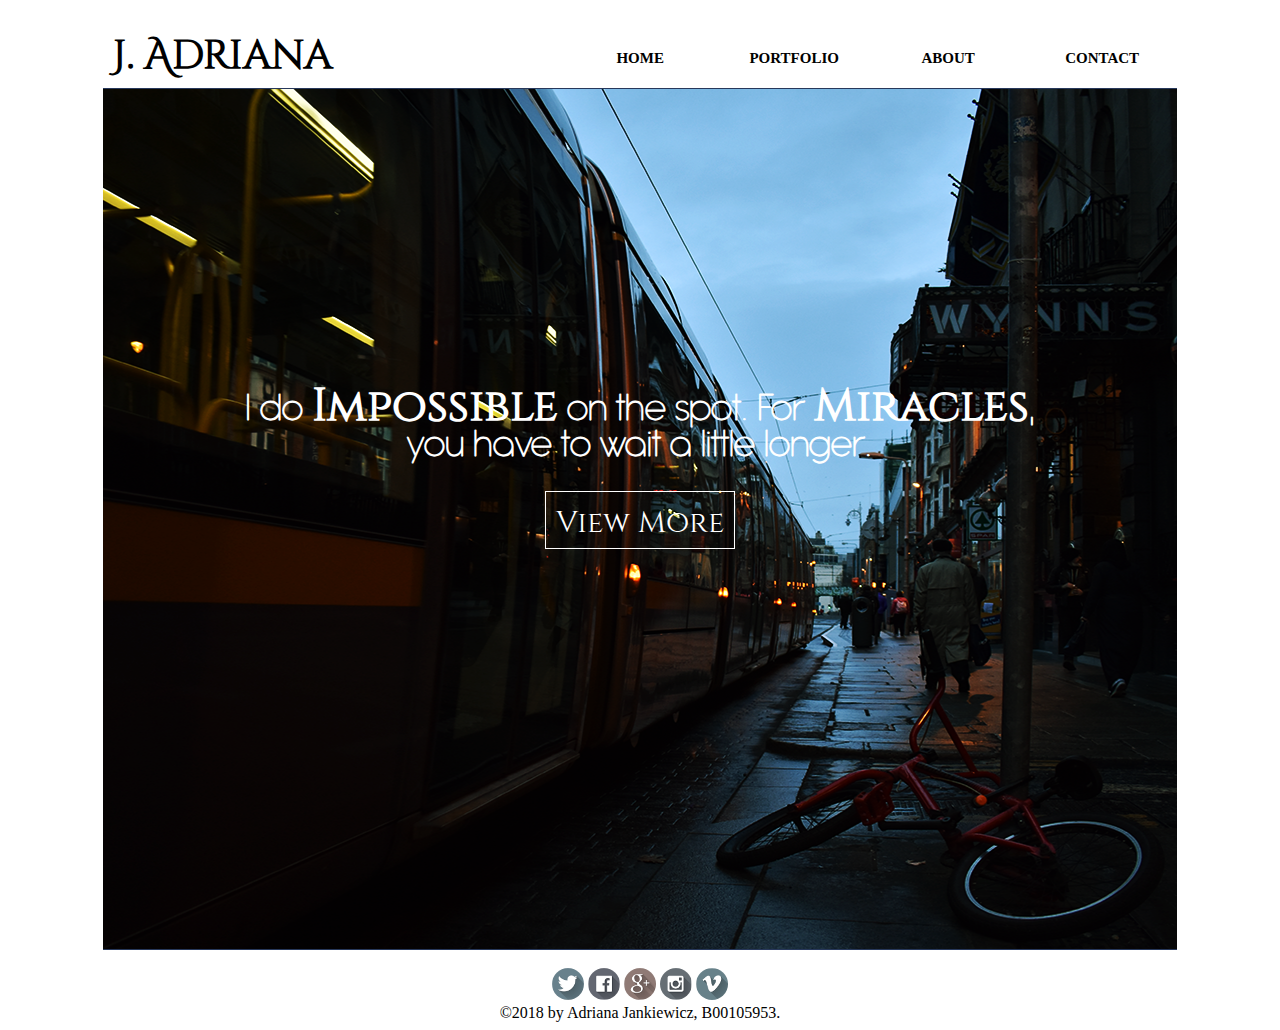
<file: index.html>
<!doctype html>
<html lang="en">
<head>
	<meta charset="utf-8">
	<meta name="viewport" content="width=device-width, initial-scale=1.0">
	<title>Home</title>
	<link href="css/style.css" rel="stylesheet" type="text/css">
</head>

<body>
	<div class="container">
		<header> 
			<nav> <div class="logo"><a href="index.html">J. Adriana</a></div>
				<ul>
					<li><a href="index.html">HOME</a></li>
					<li><a href="portfolio.html">PORTFOLIO</a></li>
					<li><a href="about.html">ABOUT</a></li>
					<li><a href="contact.html">CONTACT</a></li>
				</ul>
			</nav>
		</header>
	
		<div id="homepage">
			<div class="overlay_text">
				<h1>I do <span>Impossible</span> on the spot. For <span>Miracles</span>, <br> you have to wait a little longer.</h1>
				<a href="portfolio.html"><input type="button" name="button" id="home_button" value="View More"/></a>
			</div>
		</div>

		<footer>
			<br>
			<a href="https://www.twitter.com"><img src="images/twitter.png" alt="twitter" class="socialmedia"></a>
			<a href="https://www.facebook.com"><img src="images/facebook.png" alt="facebook" class="socialmedia"></a>
			<a href="https://plus.google.com/u/0/107724196782227317358"><img src="images/google.png" alt="google" class="socialmedia"></a>
			<a href="https://www.instagram.com"><img src="images/instagram.png" alt="instagram" class="socialmedia"></a>
			<a href="https://vimeo.com/user72865045"><img src="images/vimeo.png" alt="vimeo" class="socialmedia"></a>
			<br>
			&copy;2018 by Adriana Jankiewicz, B00105953. 
		</footer>
		
	</div>
</body>
</html>
</file>
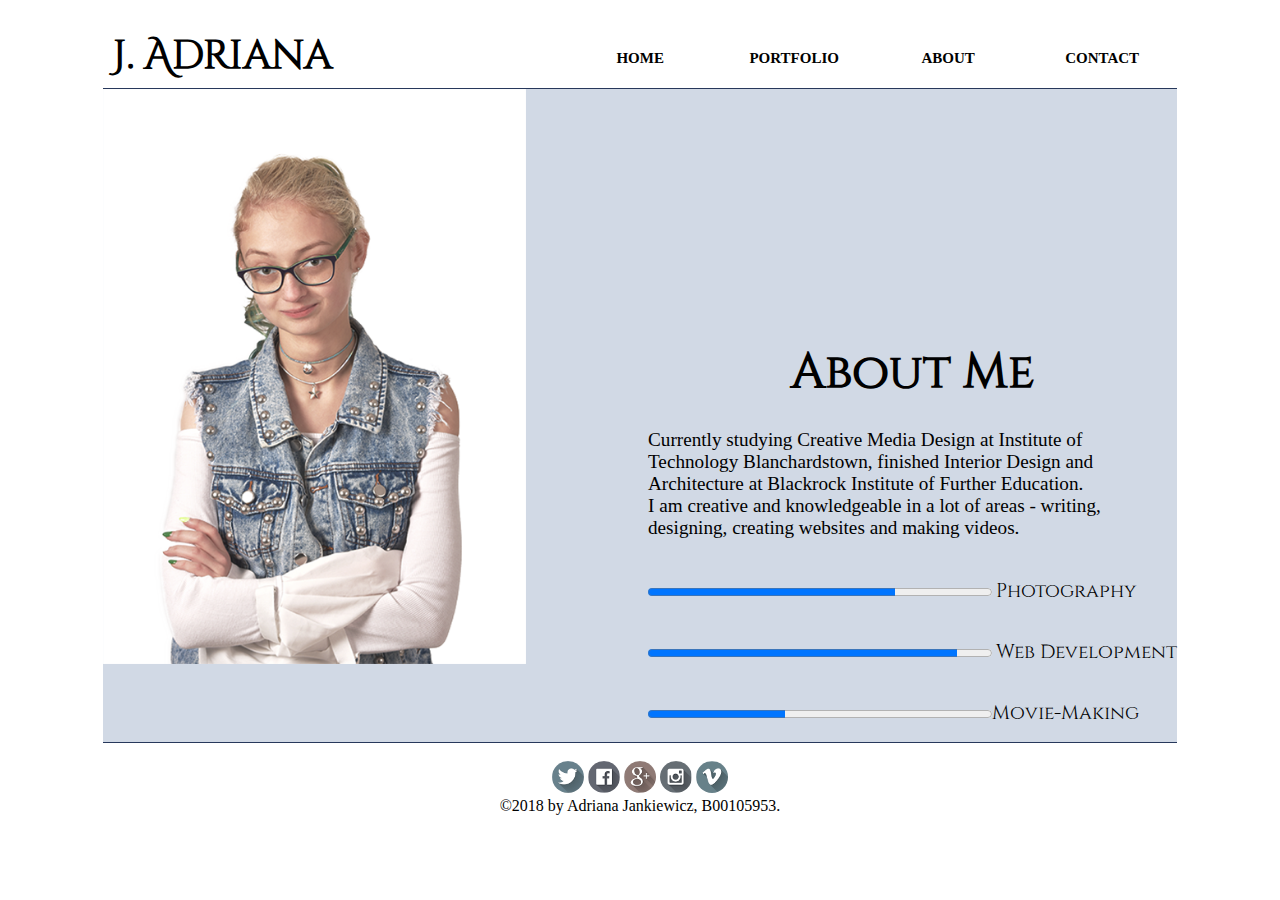
<file: about.html>
<!doctype html>
<html lang="en">
<head>
	<meta charset="utf-8">
	<meta name="viewport" content="width=device-width, initial-scale=1.0">
	<title>About Me</title>
	<link href="css/style.css" rel="stylesheet" type="text/css">
</head>

<body>
	<div class="container">
		<header> 
			<nav> <div class="logo"><a href="index.html">J. Adriana</a></div>
				<ul>
					<li><a href="index.html">HOME</a></li>
					<li><a href="portfolio.html">PORTFOLIO</a></li>
					<li><a href="about.html">ABOUT</a></li>
					<li><a href="contact.html">CONTACT</a></li>
				</ul>
			</nav>
		</header>
	
		<div id="about">
		<img src="images/DSC_0449.png" alt="about me photo" id="about_image">
			<h1 id="about_h1">About Me</h1>
				<p id="about_p">Currently studying Creative Media Design at Institute of Technology Blanchardstown, finished Interior Design and Architecture at Blackrock Institute of Further Education.
				<br> I am creative and knowledgeable in a lot of areas - writing, designing, creating websites and making videos.</p>
				<progress value="72" max="100" id="photography"></progress> <p class="progression">Photography</p>
				<br><progress value="90" max="100" id="web"></progress> <p class="progression">Web Development</p>
				<br><progress value="40" max="100" id="media"></progress><p class="progression">Movie-Making</p>
		</div>
		
		<footer>
			<br>
			<a href="https://www.twitter.com"><img src="images/twitter.png" alt="twitter" class="socialmedia"></a>
			<a href="https://www.facebook.com"><img src="images/facebook.png" alt="facebook" class="socialmedia"></a>
			<a href="https://plus.google.com/u/0/107724196782227317358"><img src="images/google.png" alt="google" class="socialmedia"></a>
			<a href="https://www.instagram.com"><img src="images/instagram.png" alt="instagram" class="socialmedia"></a>
			<a href="https://vimeo.com/user72865045"><img src="images/vimeo.png" alt="vimeo" class="socialmedia"></a>
			<br>
			&copy;2018 by Adriana Jankiewicz, B00105953. 
		</footer>
			
	</div>	
</body>
</html>
</file>
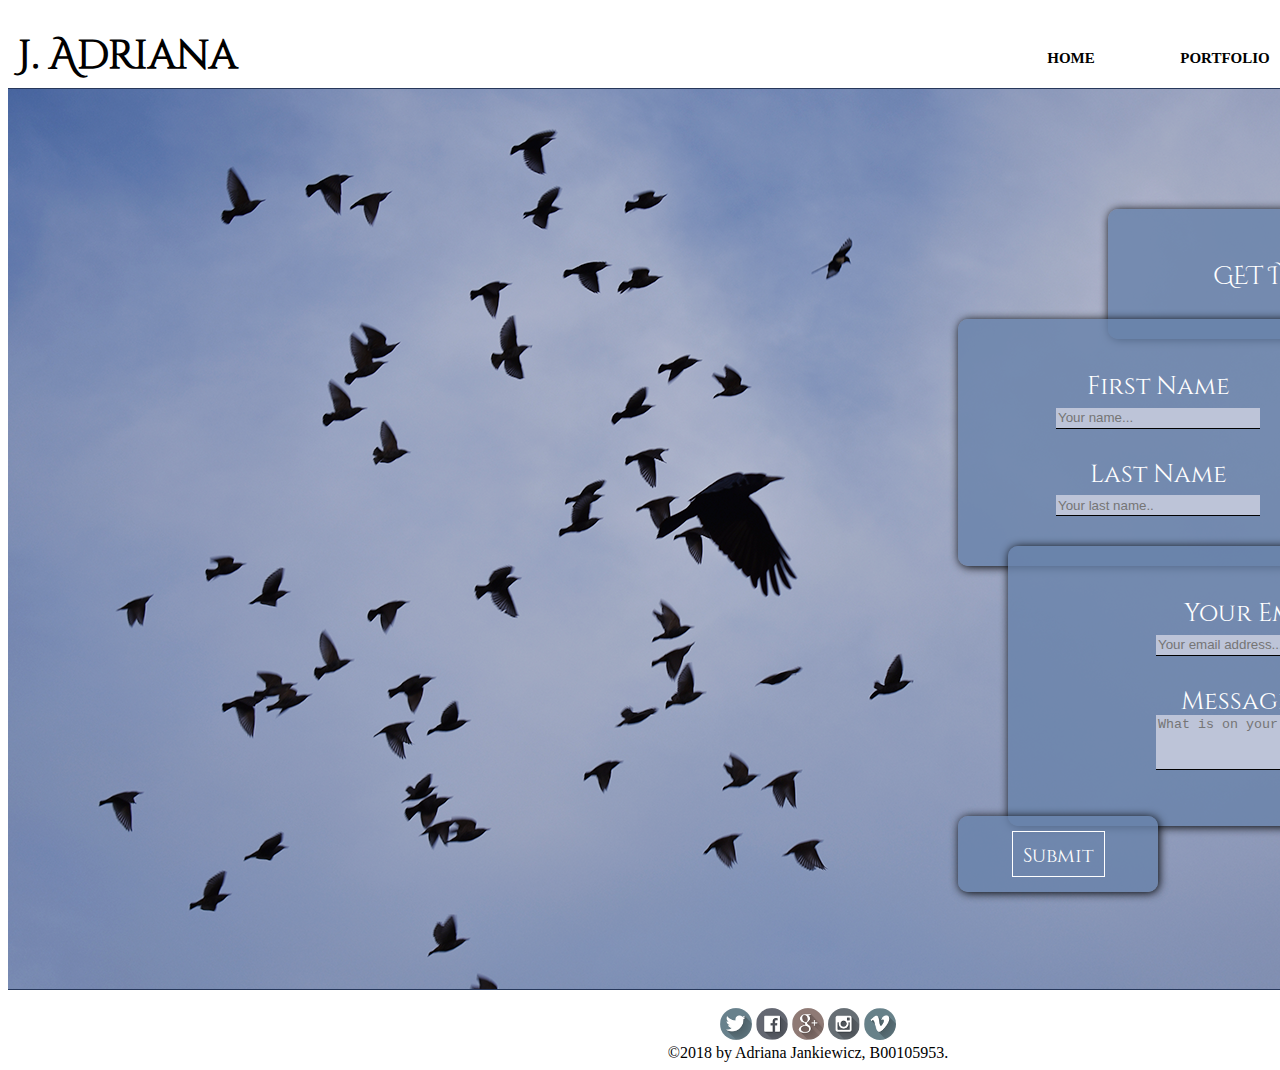
<file: contact.html>
<!doctype html>
<html lang="en">
<head>
<meta charset="utf-8">
<title>Contact</title>
<link href="css/style.css" rel="stylesheet" type="text/css">
</head>

<body>
<div class="container_fixed">
		<header> 
			<nav> <div class="logo"><a href="index.html">J. Adriana</a></div>
				<ul>
					<li><a href="index.html">HOME</a></li>
					<li><a href="portfolio.html">PORTFOLIO</a></li>
					<li><a href="about.html">ABOUT</a></li>
					<li><a href="contact.html">CONTACT</a></li>
				</ul>
			</nav>
		</header>
		
  <div id="contact">
	  
	  	<div id="touch">GET IN TOUCH</div>
			<form>
				<div id="name_surname">
					<label for="firstname">First Name</label>
					<br><input type="text" class="contact_form" name="firstname" placeholder="Your name...">
				<br><br>
				   	<label for="lastname">Last Name</label>
    				<br><input type="text" class="contact_form" name="lastname" placeholder="Your last name..">
				</div>

				<div id="email_message">
   					<label for="email">Your Email</label>
    				<br><input type="email" class="contact_form" name="email" placeholder="Your email address...">
					<br><br>
					<label for="message">Message Me</label>
					<br><textarea id="msg" class="contact_textarea" cols="25" rows="10" placeholder="What is on your mind...?"></textarea>
				</div>

				<div id="submit">
					<input type="submit" value="Submit" id="submit_button">
				</div>
			</form>	
		</div>
		
		<footer>
			<br>
			<a href="https://www.twitter.com"><img src="images/twitter.png" alt="twitter" class="socialmedia"></a>
			<a href="https://www.facebook.com"><img src="images/facebook.png" alt="facebook" class="socialmedia"></a>
			<a href="https://plus.google.com/u/0/107724196782227317358"><img src="images/google.png" alt="google" class="socialmedia"></a>
			<a href="https://www.instagram.com"><img src="images/instagram.png" alt="instagram" class="socialmedia"></a>
			<a href="https://vimeo.com/user72865045"><img src="images/vimeo.png" alt="vimeo" class="socialmedia"></a>
			<br>
			&copy;2018 by Adriana Jankiewicz, B00105953. 
		</footer>
	</div>	
	
</body>
</html>
</file>
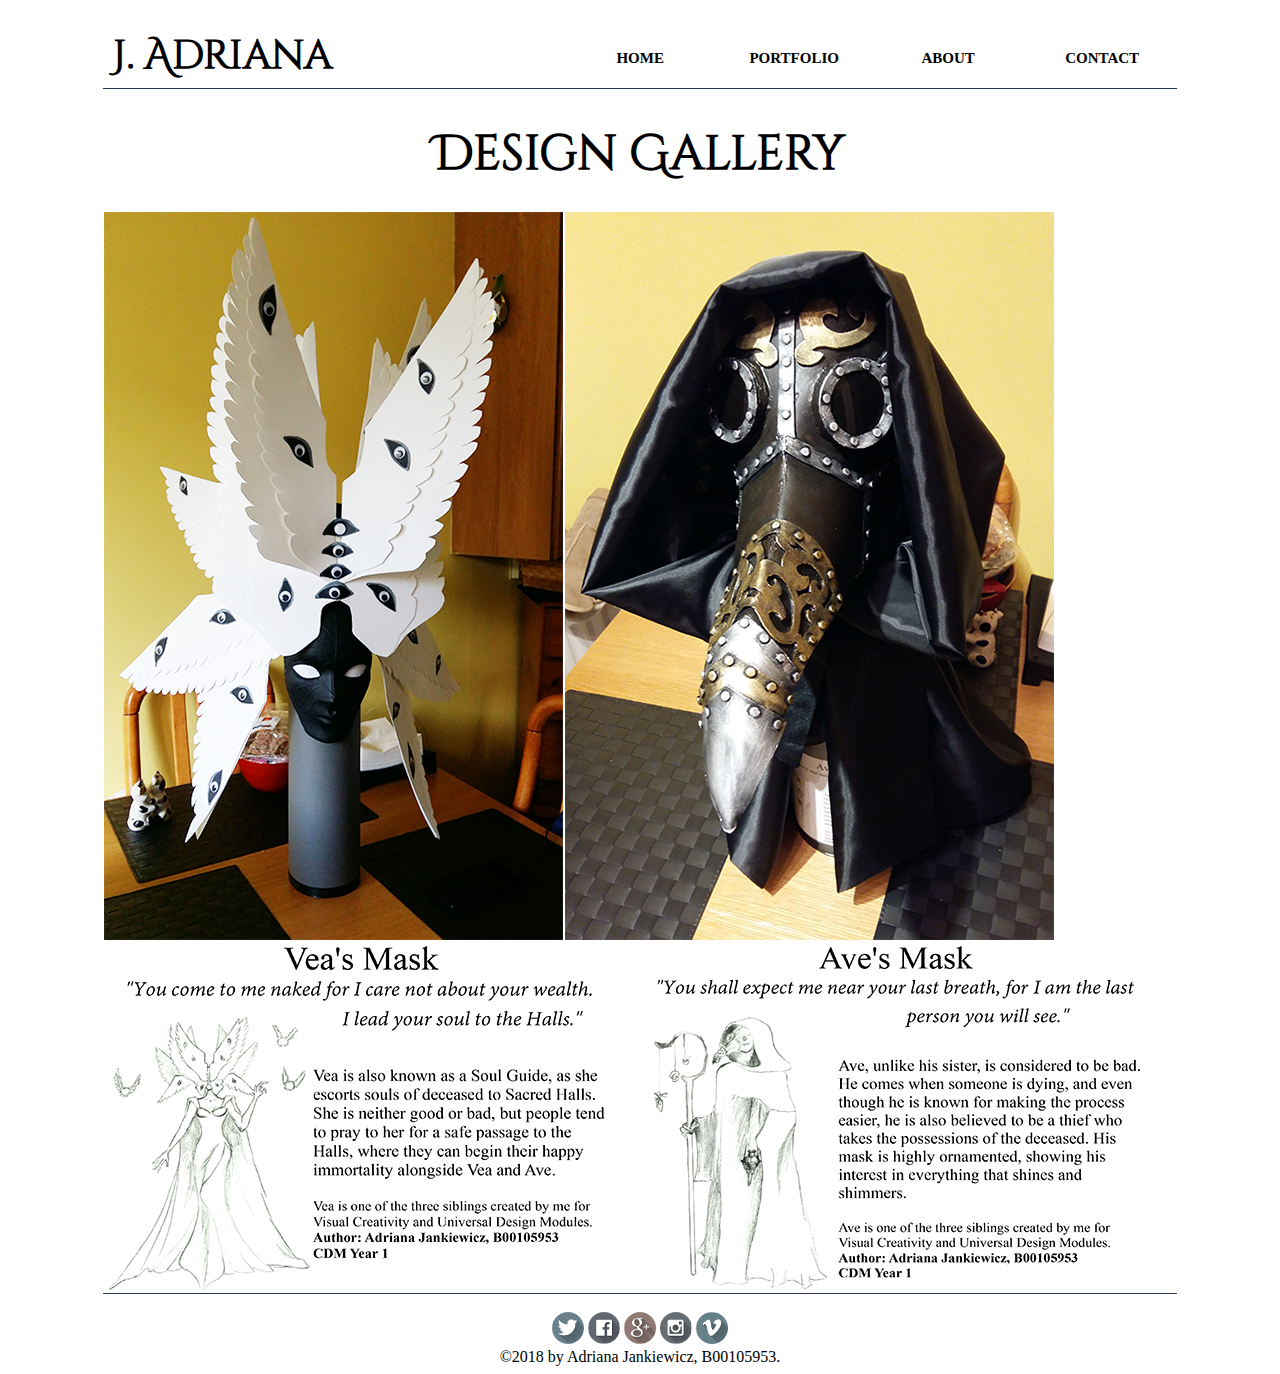
<file: design.html>
<!doctype html>
<html lang="en">
<head>
<meta charset="utf-8">
<title>Design Media</title>
<link href="css/style.css" rel="stylesheet" type="text/css">
</head>

<body>
	<div class="container">
		<header> 
			<nav> <div class="logo"><a href="index.html">J. Adriana</a></div>
				<ul>
					<li><a href="index.html">HOME</a></li>
					<li><a href="portfolio.html">PORTFOLIO</a></li>
					<li><a href="about.html">ABOUT</a></li>
					<li><a href="contact.html">CONTACT</a></li>
				</ul>
			</nav>
		</header>
		
		<div class="design">
			<h1 class="web_title">Design Gallery</h1>
				<div class="row">
					
					<div class="column">
						 <div class="content">
							 <img src="images/veamask.png" alt="lightpost" class="photos">
								<div class="overlay_text_photo"> <br><br><br><br><br><br><br><br><br><br><br><br>
									<h4 class="title">Vea's Mask</h4>
									<p class="text">A two-part mask created by me for Universal Design. The main part is the wings that cover up the face, while the black mask is placed over the neck.</p>
								</div>
						 </div>
					</div>
					
					<div class="column">
						 <div class="content">
							 <img src="images/avemask.png" alt="lightpost" class="photos">
								<div class="overlay_text_photo"> <br><br><br><br><br><br><br><br><br><br><br><br>
									<h4 class="title">Ave's Mask</h4>
									<p class="text">Inspired by plague doctors. Ave's mask is also made out of two parts, one being the actual mask, while the other is the cape.</p>
								</div>
						 </div>
					</div>
					
					<div class="column">
						 <div class="content">
							 <img src="images/Vea.png" alt="lightpost" class="photos">
								<div class="overlay_text_photo"> <br><br><br><br>
									<h4 class="title">Write-up for Vea</h4>
									<p class="text">A little story about the character, but also includes a full-body drawing and what it is for.</p>
								</div>
						 </div>
					</div>
					
					<div class="column">
						 <div class="content">
							 <img src="images/Ave.png" alt="lightpost" class="photos">
								<div class="overlay_text_photo"> <br><br><br><br>
									<h4 class="title">Write-up for Ave</h4>
									<p class="text">A little story about the character, but also includes a full-body drawing and what it is for.</p>
								</div>
						 </div>
					</div>
		</div>
		
		<footer>
			<br>
			<a href="https://www.twitter.com"><img src="images/twitter.png" alt="twitter" class="socialmedia"></a>
			<a href="https://www.facebook.com"><img src="images/facebook.png" alt="facebook" class="socialmedia"></a>
			<a href="https://plus.google.com/u/0/107724196782227317358"><img src="images/google.png" alt="google" class="socialmedia"></a>
			<a href="https://www.instagram.com"><img src="images/instagram.png" alt="instagram" class="socialmedia"></a>
			<a href="https://vimeo.com/user72865045"><img src="images/vimeo.png" alt="vimeo" class="socialmedia"></a>
			<br>
			&copy;2018 by Adriana Jankiewicz, B00105953. 
		</footer>
	</div>	
	</div>	
</body>
</html>
</file>
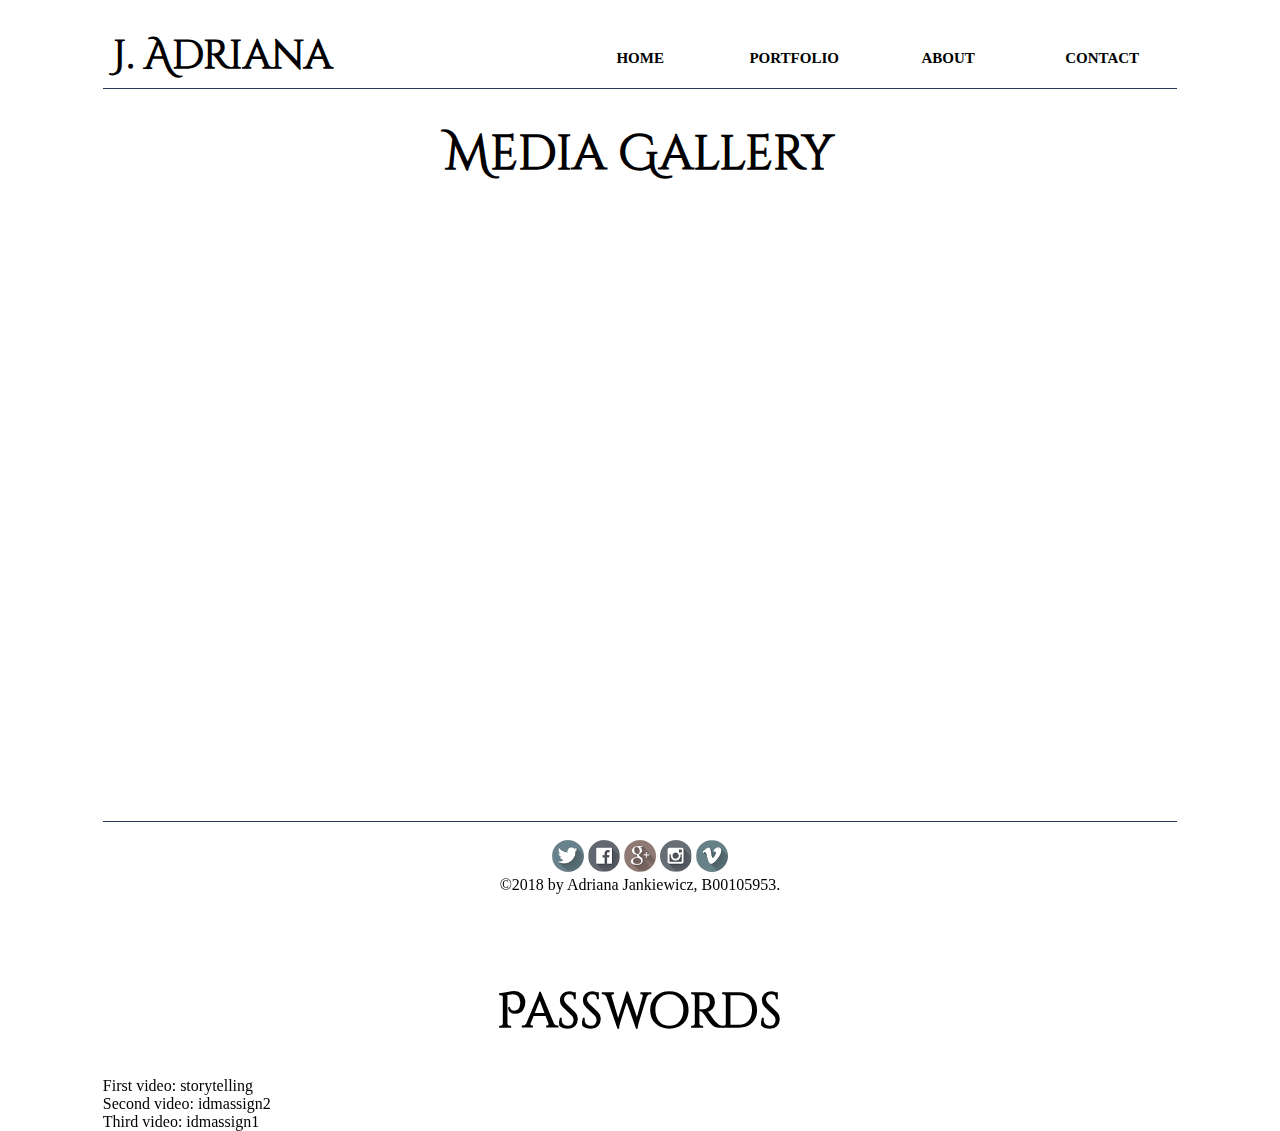
<file: media.html>
<!doctype html>
<html lang="en">
<head>
<meta charset="utf-8">
<title>Media</title>
<link href="css/style.css" rel="stylesheet" type="text/css">
</head>

<body>
	<div class="container">
		<header> 
			<nav> <div class="logo"><a href="index.html">J. Adriana</a></div>
				<ul>
					<li><a href="index.html">HOME</a></li>
					<li><a href="portfolio.html">PORTFOLIO</a></li>
					<li><a href="about.html">ABOUT</a></li>
					<li><a href="contact.html">CONTACT</a></li>
				</ul>
			</nav>
		</header>
			
		<div class="media">
			<h1 class="web_title">Media Gallery</h1>
			<iframe src="https://player.vimeo.com/video/261582710"></iframe>
			<iframe src="https://player.vimeo.com/video/249673820" ></iframe>
			<iframe src="https://player.vimeo.com/video/238778232"></iframe>
			
			<h2 class="web_title">Passwords</h2>
			<p>First video: storytelling
			<br>Second video: idmassign2
			<br>Third video: idmassign1</p>
		</div>
		
		<footer>
			<br>
			<a href="https://www.twitter.com"><img src="images/twitter.png" alt="twitter" class="socialmedia"></a>
			<a href="https://www.facebook.com"><img src="images/facebook.png" alt="facebook" class="socialmedia"></a>
			<a href="https://plus.google.com/u/0/107724196782227317358"><img src="images/google.png" alt="google" class="socialmedia"></a>
			<a href="https://www.instagram.com"><img src="images/instagram.png" alt="instagram" class="socialmedia"></a>
			<a href="https://vimeo.com/user72865045"><img src="images/vimeo.png" alt="vimeo" class="socialmedia"></a>
			<br>
			&copy;2018 by Adriana Jankiewicz, B00105953. 
		</footer>
	</div>
</body>
</html>
</file>
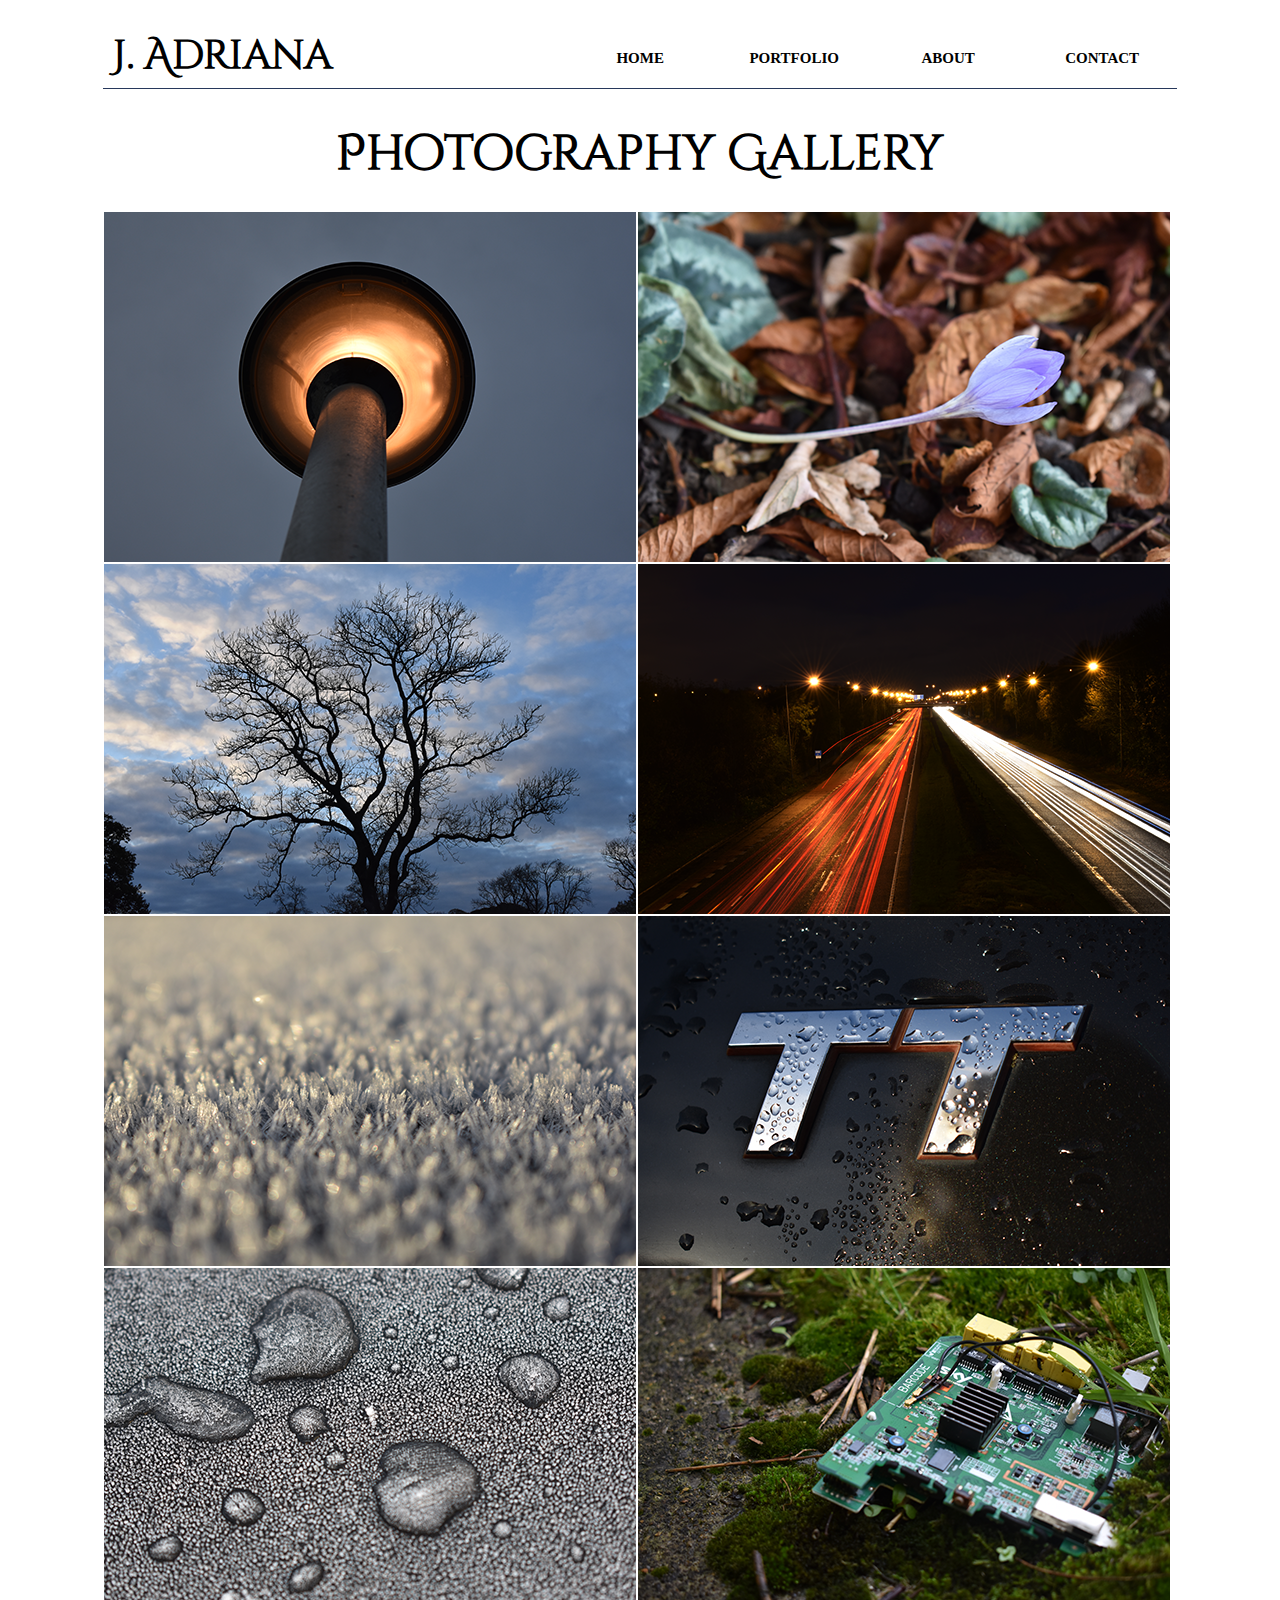
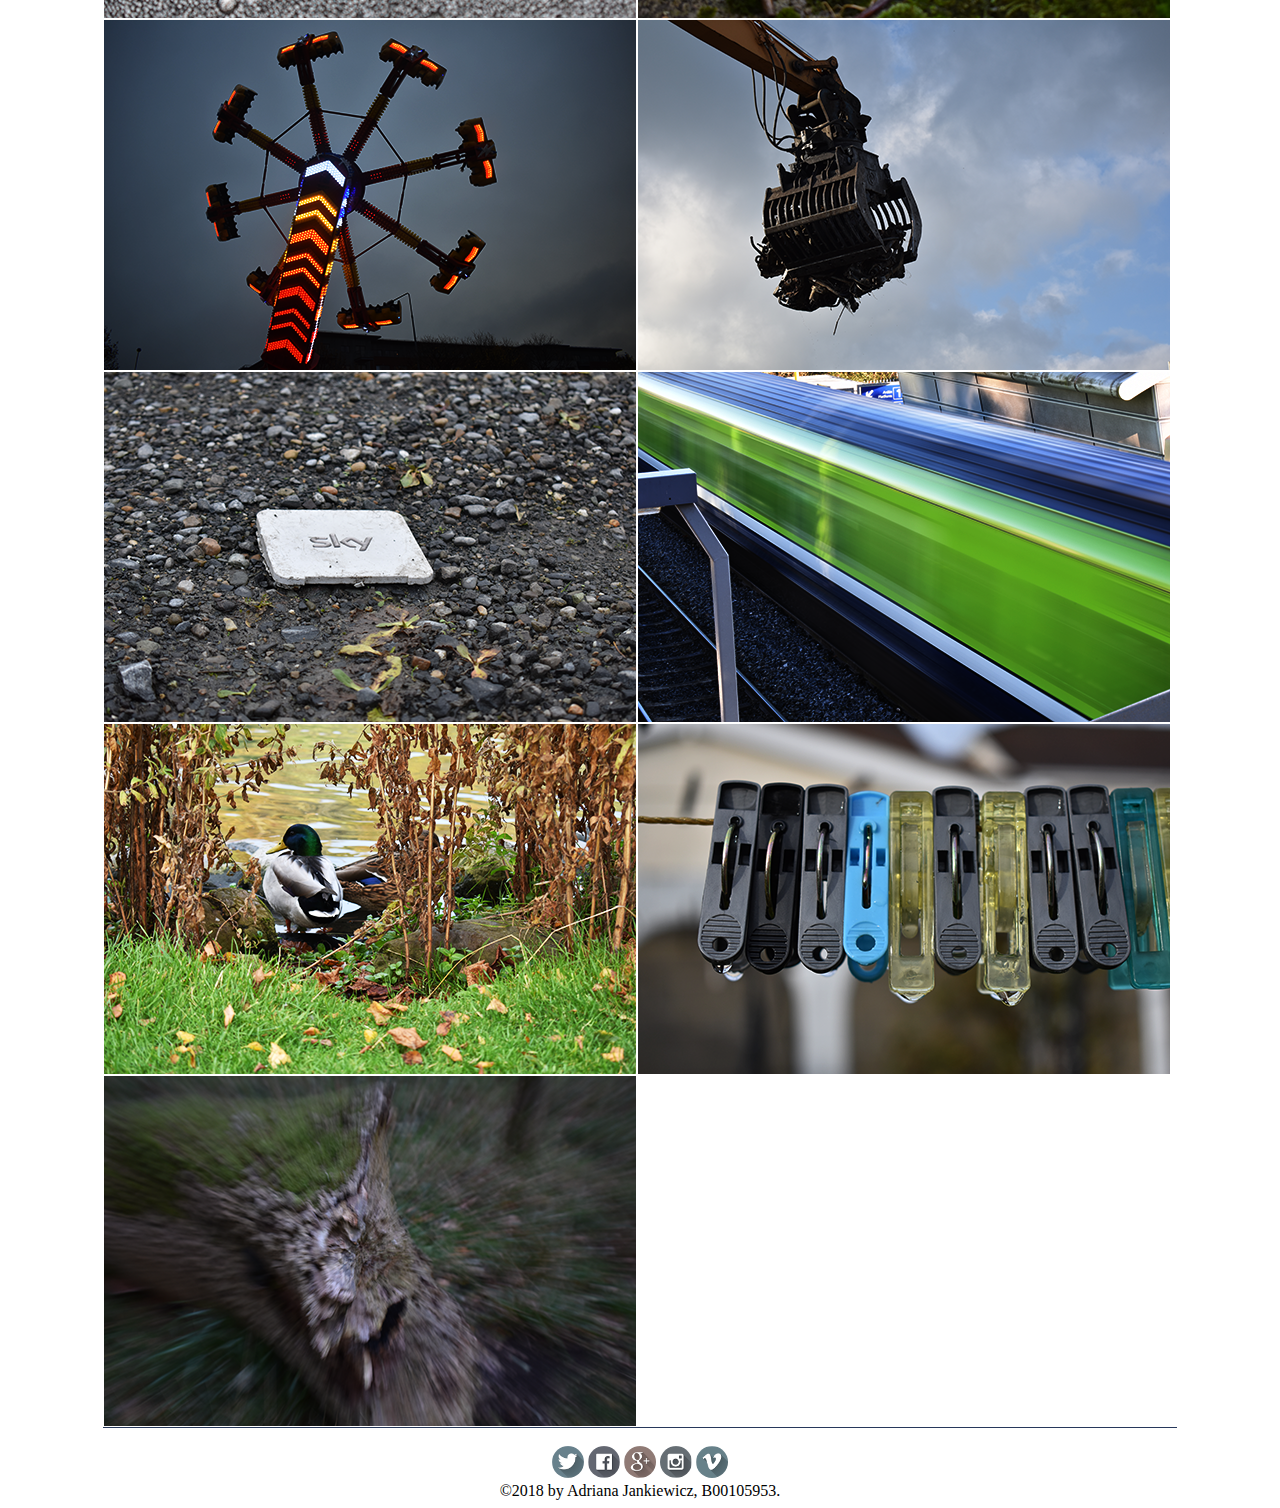
<file: photography.html>
<!doctype html>
<html lang="en">
<head>
<meta charset="utf-8">
<title>Photography</title>
<link href="css/style.css" rel="stylesheet" type="text/css">
</head>

<body>
	<div class="container_photography">
		<header> 
			<nav> <div class="logo"><a href="index.html">J. Adriana</a></div>
				<ul>
					<li><a href="index.html">HOME</a></li>
					<li><a href="portfolio.html">PORTFOLIO</a></li>
					<li><a href="about.html">ABOUT</a></li>
					<li><a href="contact.html">CONTACT</a></li>
				</ul>
			</nav>
		</header>
		
		<div id="photography">
			<h1 class="web_title">Photography Gallery</h1>
			<div class="row">
  				<div class="column">
   					 <div class="content">
     					 <img src="images/DSC_0450.png" alt="lightpost" class="photos">
  							<div class="overlay_text_photo">
								<h4 class="title">Light Post</h4>
								<p class="text">Dun Laoghaire</p>
							</div>
   					 </div>
				</div>
					
				<div class="column">
   					 <div class="content">
     					 <img src="images/DSC_0059.png" alt="flower" class="photos">
  							<div class="overlay_text_photo">
								<h4 class="title">Purple Flower</h4>
								<p class="text">In the IMMA's gardens. One of my first photographs.</p>
							</div>
   					 </div>
  				</div>
			
				<div class="column">
   					 <div class="content">
     					 <img src="images/DSC_0812.png" alt="tree" class="photos">
  							<div class="overlay_text_photo">
								<h4 class="title">The Sky Tree</h4>
								<p class="text">Tree that looks like its holding up the sky.</p>
							</div>
   					 </div>
  				</div>
				
				<div class="column">
   					 <div class="content">
     					 <img src="images/DSC_0203.png" alt="night" class="photos">
  							<div class="overlay_text_photo">
								<h4 class="title">Night Photography</h4>
								<p class="text">A photograph taken at 2am on a bridge near Blanchardstown shopping centre.</p>
							</div>
   					 </div>
  				</div>
				
				<div class="column">
   					 <div class="content">
     					 <img src="images/DSC_0896.png" alt="ice" class="photos">
  							<div class="overlay_text_photo">
								<h4 class="title">Frost particles</h4>
								<p class="text">Extreme close-up of a frost build-up on a car.</p>
							</div>
   					 </div>
  				</div>
				
				<div class="column">
   					 <div class="content">
     					 <img src="images/DSC_0956.png" alt="tt" class="photos">
  							<div class="overlay_text_photo">
								<h4 class="title">Audi TT Quattro</h4>
								<p class="text">Simple but effective.</p>
							</div>
   					 </div>
  				</div>
				
				<div class="column">
   					 <div class="content">
     					 <img src="images/DSC_0974.png" alt="dew" class="photos">
  							<div class="overlay_text_photo">
								<h4 class="title">Frost and Dew</h4>
								<p class="text">Early morning photograph.</p>
							</div>
   					 </div>
  				</div>
				
				<div class="column">
   					 <div class="content">
     					 <img src="images/DSC_0613.png" alt="mechanic" class="photos">
  							<div class="overlay_text_photo">
								<h4 class="title">Mechanic-Organic</h4>
								<p class="text">A photograph taken for Visual Creativity class.</p>
							</div>
   					 </div>
  				</div>
				
				<div class="column">
   					 <div class="content">
     					 <img src="images/DSC_0513.png" alt="amusement" class="photos">
  							<div class="overlay_text_photo">
								<h4 class="title">Amusement Park</h4>
								<p class="text">Not as colorful and vivid as expected.</p>
							</div>
   					 </div>
  				</div>

				<div class="column">
   					 <div class="content">
     					 <img src="images/DSC_0279.png" alt="digger" class="photos">
  							<div class="overlay_text_photo">
								<h4 class="title">The Carrier</h4>
								<p class="text">This material handler machine lifts up cars crushed into cubes and stacks them neatly and precisely into something that looks like a wall made out of car cubes instead of a brick wall. The operator of the machine seemed to be intrigued by a girl with the camera in a place like that, so I feel like he was stopping the machine just so I could do the perfect photo.</p>
							</div>
   					 </div>
  				</div>
				
				<div class="column">
   					 <div class="content">
     					 <img src="images/DSC_0635.png" alt="sky" class="photos">
  							<div class="overlay_text_photo">
								<h4 class="title">The Sky</h4>
								<p class="text">Sky on the ground, how dramatic.</p>
							</div>
   					 </div>
				</div>
					
				<div class="column">
   					 <div class="content">
     					 <img src="images/DSC_0354.png" alt="train" class="photos">
  							<div class="overlay_text_photo">
								<h4 class="title">Life keeps rushing</h4>
								<p class="text">A photograph of a train on the Ashtown train station.</p>
							</div>
   					 </div>
				</div>  	
				
				<div class="column">
   					 <div class="content">
     					 <img src="images/DSC_0141.png" alt="duck" class="photos">
  							<div class="overlay_text_photo">
								<h4 class="title">Painted Duck</h4>
								<p class="text">A photograph that almost looks like a painting.</p>
							</div>
   					 </div>
				</div>  
				
				<div class="column">
   					 <div class="content">
     					 <img src="images/DSC_0714.png" alt="clothespins" class="photos">
  							<div class="overlay_text_photo">
								<h4 class="title">Clothespins</h4>
								<p class="text">Even the simplest things can add some color and life to surrounding area.</p>
							</div>
   					 </div>
				</div>  
				
				<div class="column">
   					 <div class="content">
     					 <img src="images/DSC_0890.png" alt="monster" class="photos">
  							<div class="overlay_text_photo">
								<h4 class="title">Key is Imagination </h4>
								<p class="text"> If you look closely at the image, you can actually see a face of some sort of monster. It has horns, eyes, nose, open mouth and teeth showing, as well as the tongue.</p>
							</div>
   					 </div>
				</div>  
			</div>
		
		<footer>
			<br>
			<a href="https://www.twitter.com"><img src="images/twitter.png" alt="twitter" class="socialmedia"></a>
			<a href="https://www.facebook.com"><img src="images/facebook.png" alt="facebook" class="socialmedia"></a>
			<a href="https://plus.google.com/u/0/107724196782227317358"><img src="images/google.png" alt="google" class="socialmedia"></a>
			<a href="https://www.instagram.com"><img src="images/instagram.png" alt="instagram" class="socialmedia"></a>
			<a href="https://vimeo.com/user72865045"><img src="images/vimeo.png" alt="vimeo" class="socialmedia"></a>
			<br>
			&copy;2018 by Adriana Jankiewicz, B00105953. 
		</footer>
		</div>
	</div>	
</body>
</html>
</file>
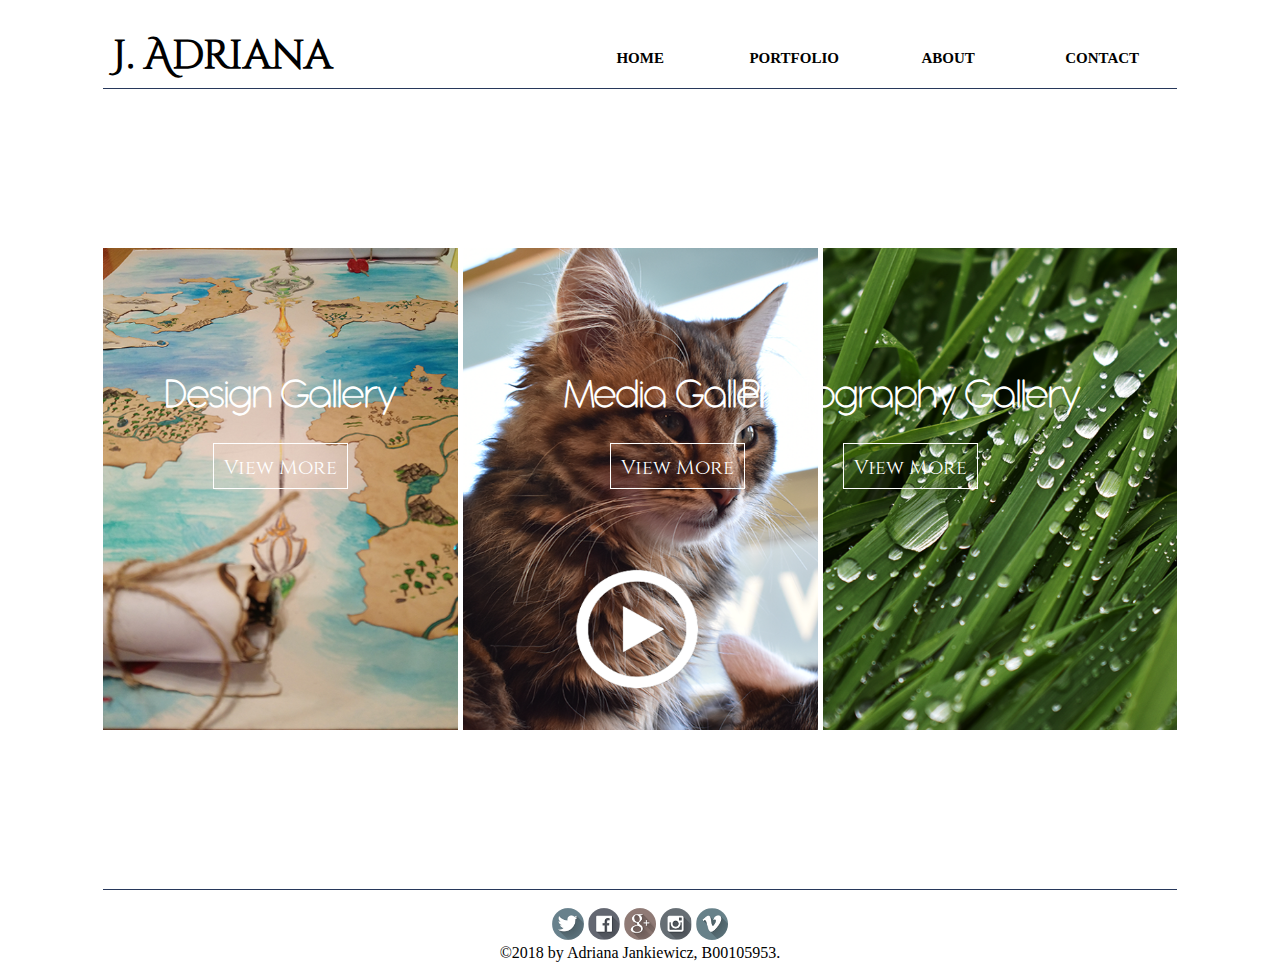
<file: portfolio.html>
<!doctype html>
<html lang="en">
<head>
	<meta charset="utf-8">
	<meta name="viewport" content="width=device-width, initial-scale=1.0">
	<title>Portfolio</title>
	<link href="css/style.css" rel="stylesheet" type="text/css">
</head>

<body>
	<div class="container">
		<header> 
			<nav> <div class="logo"><a href="index.html">J. Adriana</a></div>
				<ul>
					<li><a href="index.html">HOME</a></li>
					<li><a href="portfolio.html">PORTFOLIO</a></li>
					<li><a href="about.html">ABOUT</a></li>
					<li><a href="contact.html">CONTACT</a></li>
				</ul>
			</nav>
		</header>
			
			<div id="portfolio">
				
				<div class="overlay_design">
					<h1 class="portfolio_text">Design Gallery</h1>
					<a href="design.html"><input type="button" name="button1" class="portfolio_button" value="View More"/></a>
				</div>
			
						
				<div class="overlay_media">
					<h1 class="portfolio_text">Media Gallery</h1>
					<a href="media.html"><input type="button" name="button1" class="portfolio_button" value="View More"/></a>
				</div>
					
				<div class="overlay_photography">
					<h1 class="portfolio_text">Photography Gallery</h1>
					<a href="photography.html"><input type="button" name="button1" class="portfolio_button" value="View More"/></a>
				</div>
				
			</div>
			
		<footer>
			<br>
			<a href="https://www.twitter.com"><img src="images/twitter.png" alt="twitter" class="socialmedia"></a>
			<a href="https://www.facebook.com"><img src="images/facebook.png" alt="facebook" class="socialmedia"></a>
			<a href="https://plus.google.com/u/0/107724196782227317358"><img src="images/google.png" alt="google" class="socialmedia"></a>
			<a href="https://www.instagram.com"><img src="images/instagram.png" alt="instagram" class="socialmedia"></a>
			<a href="https://vimeo.com/user72865045"><img src="images/vimeo.png" alt="vimeo" class="socialmedia"></a>
			<br>
			&copy;2018 by Adriana Jankiewicz, B00105953. 
		</footer>
			
	</div>		
</body>
</html>
</file>
<file: css/style.css>
@charset "utf-8";
/* CSS Document */

/* Pretty fonts */
@font-face {
	font-family: CinzelDecorative;
	src: url(../fonts/CinzelDecorative-Regular.woff);
}

@font-face {
	font-family: Cinzel;
	src: url(../fonts/Cinzel-Regular.woff);
}

@font-face {
	font-family: Antipasto;
	src: url(../fonts/AntipastoPro-Thin_trial.woff);
}
		/* --------------------------- CONTAINERS --------------------------- */
.container {
	width: 85%;
	height: 700px;
	margin: auto;
}
.container_fixed {
	width: 1600px;
	height: 700px;
	margin: auto;
}

.container_photography {
	width: 85%;
	height: 1300px;
	margin: auto;
}

		/* --------------------------- HEADER--------------------------- */
header {
	position: -webkit-sticky; /* I don't think sticky will work in Safari, unless I put this in so... */
    position: sticky;
	background-color: white;
	top: 0;
	z-index: 1; /* z-index of 1 should be enough to keep the header in front of other elements? */
	border-bottom: 1px solid rgba(39,56,91,1);
}

.logo {
	text-align: left;
	padding-top: 20px;
	padding-left: 10px;
	display: inline-block;
	font-family: CinzelDecorative;
	font-weight: bold;
	font-size: 40px;
}

.logo a {
	text-decoration: none;
	color: black;
}

		/* --------------------------- NAV --------------------------- */

nav { 
	height: 80px;
}

ul {
	margin: 0;
	padding: 0;
	float: right;
	
}

li {
	list-style-type: none;
	display: inline-block;
	font-size: 15px;
	font-weight: bold;
	padding-top: 30px;
	line-height: 40px;
}

li a {
	display: block;
	color: black;
	width: 150px;
	text-decoration: none;
	text-align: center;
}

li a:hover {
	background-color: rgba(39,56,91,0.9);
	color: white;
	-webkit-transition-duration: 0.20s; /* Safari */
    transition-duration: 0.20s;
}

		/* --------------------------- HOMEPAGE --------------------------- */

#homepage {
	width: 100%;
	height: 860px;
	margin: auto;
	position: relative;
	background-image: url(../images/DSC_0148.png);
	background-position: center;
	background-repeat: no-repeat;
}

span {
	font-family: Cinzel;
	font-size: 45px;
}

.overlay_text { 
	width: 100%;
	font-size: 20px;
	font-family: Antipasto;
	position: absolute;
	bottom: 400px;
	color: white;
	text-align: center;
}

#home_button {
	font-size: 30px;
	border: 1px solid white;
	font-family: Cinzel;
	color: white;
	background-color: rgba(255,248,248,0.0);
	padding: 10px;
}

#home_button:hover, .portfolio_button:hover, #submit_button:hover { 
	-webkit-transition-duration: 0.50s; /* Safari again */
    transition-duration: 0.50s;
	background-color: rgba(39,56,91,0.9);
	border: 1px solid rgba(39,56,91,0.9);
}

		/* --------------------------- PORTFOLIO --------------------------- */

#portfolio {
	columns: 3;
	position: relative;
	height: 800px;
	background-image: url(../images/DSC_0006.png), url(../images/DSC_0140.png), url(../images/DSC_0376.png);
	background-position: left, center, right;
	background-size: 33%;
	background-repeat: no-repeat;
}


.overlay_design { 
	width: 33%; 
	font-size: 20px;
	font-family: Antipasto;
	position: absolute;
	bottom: 400px; 
	left: 0px;
	color: white; 
	text-align: center;
}


.overlay_media { 
	font-size: 20px;
	font-family: Antipasto;
	position: absolute;
	bottom: 400px;
	left: 43%;
	color: white;
	text-align: center;
}


.overlay_photography { 
	width: 533px;
	font-size: 20px;
	font-family: Antipasto;
	position: absolute;
	bottom: 400px;
	right: 0%;
	color: white;
	text-align: center;
}

.portfolio_button {
	font-size: 20px;
	border: 1px solid white;
	font-family: Cinzel;
	color: white;
	background-color: rgba(255,248,248,0.0);
	padding: 10px;
}

.portfolio_text {
	font-size: 210%;
}

		/* --------------------------- PHOTOGRAPHY --------------------------- */

.column {
	float: left;
	margin: 1px;
}


.content {
	position: relative;
}

.photos {
  display: block;
  width: 100%;
  height: auto;
}

.content:hover .overlay_text_photo {
  opacity: 1;
}
.overlay_text_photo {
	position: absolute;
	top: 0;
  	bottom: 0;
  	left: 0;
  	right: 0;
  	height: 100%;
  	width: 100%;
  	opacity: 0;
  	transition: .5s ease;
	background-image: linear-gradient(to top, rgba(39,56,91,1.0),rgba(39,56,91,0.8), rgba(255,248,248,0.0));
}

.title, .text {
	color: white;
}

.title {
	text-align: center;
	font-family: Cinzel;
	font-size: 300%;
}

.text {
	font-size: 110%;
	margin: 30px;
}

		/* --------------------------- MEDIA --------------------------- */
.media {
	height: 700px;
}

.web_title {
	font-family: CinzelDecorative;
	font-size: 300%;
	text-align: center;
}

iframe {
	border: none;
	width: 530px;
	height: 360px;
}

		/* --------------------------- ABOUT ME --------------------------- */

#about {
	column-count: 2;
	background-color: rgba(104,130,170,0.3)
}

#about_image {
	width: 80%;
	height: auto;
}

#about_h1 {
	font-family: Cinzel;
	text-align: center;
	font-size: 300%;
	padding-top: 250px;

}

#about_p {
	font-size: 120%;
	padding-right: 10%;
}

/*HOW do I style this thing? */
progress {
	width: 65%;
	display: inline-block;
}


.progression {
	display: inline-block;
	font-family: Cinzel;
	font-size: 120%;
}


		/* --------------------------- CONTACT --------------------------- */

#contact {
	width: 1600px;
	height: 900px;
	background-image: url(../images/DSC_0248.png);
	background-repeat: no-repeat;
}

#name_surname, #email_message, #submit, #touch {
	position: relative;
	box-shadow: 1px 1px 10px black;
	border-radius: 10px;
	background-color: rgba(104,130,170,0.8);
	text-align: center;
	font-size: 25px;
}

#touch {
	font-family: CinzelDecorative;
	color: white;
	top: 120px;
	left: 1100px;
	width: 400px;
	padding-top: 50px;
	padding-bottom: 50px;
}
#name_surname {
	top: 100px;
	left: 950px;
	width: 400px;
	padding-top: 50px;
	padding-bottom: 50px;
}

#email_message {
	top: 80px;
	left: 1000px;
	width: 500px;
	padding-top: 50px;
	padding-bottom: 50px;
}

#submit {
	top: 70px;
	left: 950px;
	width: 200px;
	padding-top: 15px;
	padding-bottom: 15px;
}

label {
	font-family: Cinzel;
	color: white;
}

#submit_button {
	font-size: 20px;
	border: 1px solid white;
	font-family: Cinzel;
	color: white;
	background-color: rgba(255,248,248,0.0);
	padding: 10px;
}

.contact_form {
	border: none;
	border-bottom: 1px solid black;
	background-color: rgba(189,196,216,1.0);
	height: 18px;
	width: 200px;
}

.contact_textarea {
	border: none;
	border-bottom: 1px solid black;
	background-color: rgba(189,196,216,1.0);
	height: 50px;
	width: 200px;
}

		/* --------------------------- FOOTER --------------------------- */

footer {
	width: 100%;
	height: 80px;
	background-color: white;
	text-align: center;
	border-top: 1px solid rgba(39,56,91,1);
	clear: both;
}

.socialmedia {
	border-radius: 50px;
	margin: auto;
}
</file>
